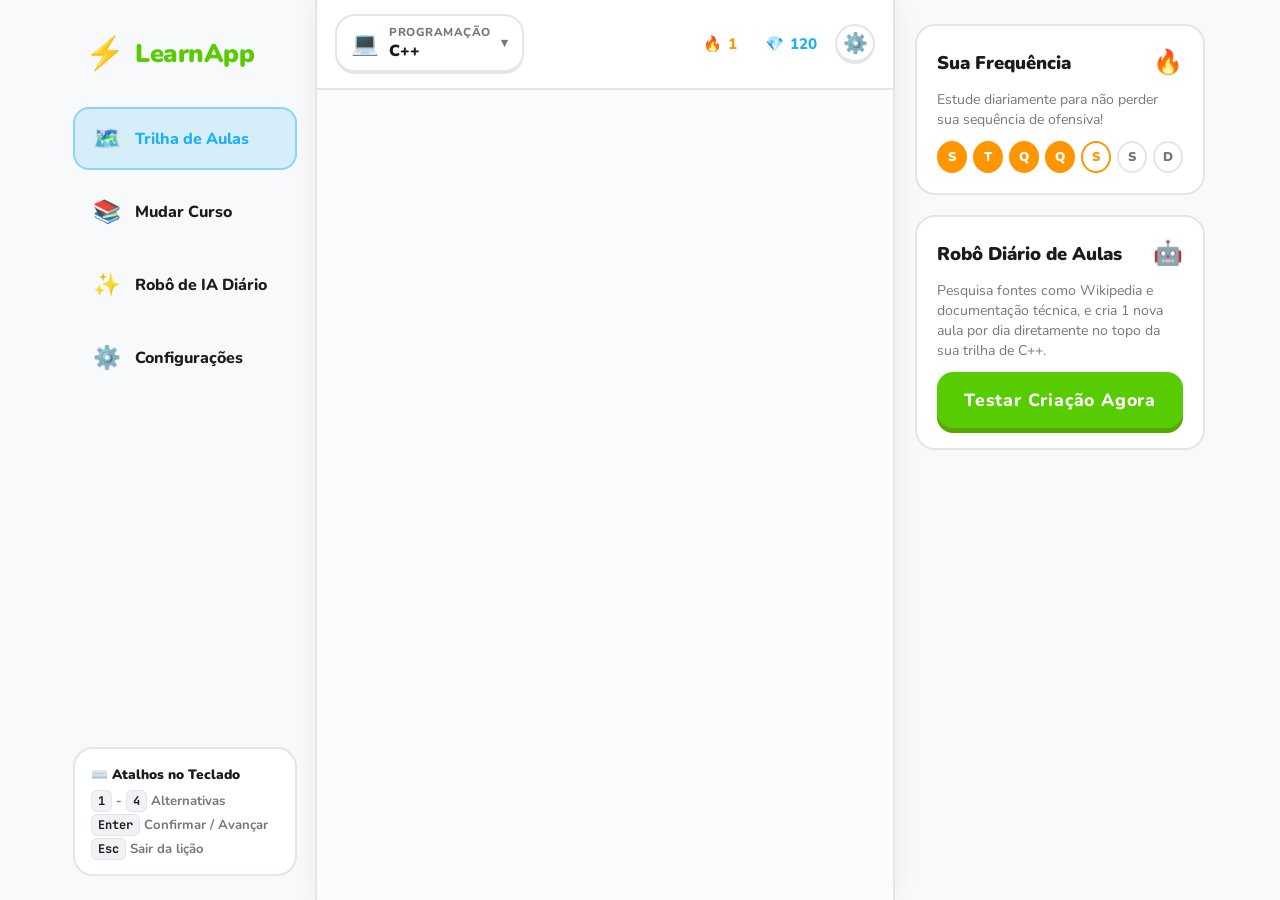
<file: index.html>
<!DOCTYPE html>
<html lang="pt-BR">
<head>
  <meta charset="UTF-8">
  <meta name="viewport" content="width=device-width, initial-scale=1.0, maximum-scale=1.0, user-scalable=no, viewport-fit=cover">
  <meta name="theme-color" content="#58cc02">
  <meta name="apple-mobile-web-app-capable" content="yes">
  <meta name="apple-mobile-web-app-status-bar-style" content="black-translucent">
  <title>LearnApp - Trilha de Aprendizado Diária</title>
  
  <link rel="manifest" href="manifest.json">
  <link rel="stylesheet" href="css/styles.css">
  
  <link rel="preconnect" href="https://fonts.googleapis.com">
  <link rel="preconnect" href="https://fonts.gstatic.com" crossorigin>
  <link href="https://fonts.googleapis.com/css2?family=Nunito:wght@600;700;800;900&family=JetBrains+Mono:wght@500;700&display=swap" rel="stylesheet">
</head>
<body>
  <!-- Container Principal Responsivo (Mobile & Desktop) -->
  <div class="desktop-layout-wrapper">

    <!-- BARRA LATERAL ESQUERDA (DESKTOP) -->
    <aside class="desktop-sidebar-left">
      <div class="brand-logo">
        <span class="logo-icon">⚡</span>
        <span class="logo-text">LearnApp</span>
      </div>

      <nav class="sidebar-nav">
        <button class="nav-item active" id="nav-trail">
          <span class="nav-icon">🗺️</span>
          <span class="nav-label">Trilha de Aulas</span>
        </button>
        <button class="nav-item" id="nav-topics" onclick="window.app && window.app.openTopicModal()">
          <span class="nav-icon">📚</span>
          <span class="nav-label">Mudar Curso</span>
        </button>
        <button class="nav-item" id="nav-ai-bot" onclick="window.app && window.app.openGeneratorModal()">
          <span class="nav-icon">✨</span>
          <span class="nav-label">Robô de IA Diário</span>
        </button>
        <button class="nav-item" id="nav-settings" onclick="window.app && window.app.openSettingsModal()">
          <span class="nav-icon">⚙️</span>
          <span class="nav-label">Configurações</span>
        </button>
      </nav>

      <div class="sidebar-shortcuts-card">
        <div class="shortcuts-title">⌨️ Atalhos no Teclado</div>
        <ul class="shortcuts-list">
          <li><kbd>1</kbd> - <kbd>4</kbd> Alternativas</li>
          <li><kbd>Enter</kbd> Confirmar / Avançar</li>
          <li><kbd>Esc</kbd> Sair da lição</li>
        </ul>
      </div>
    </aside>

    <!-- COLUNA CENTRAL (TRILHA ESTILO DUOLINGO) -->
    <main class="main-content-column">
      
      <!-- Barra Superior (Mobile & Desktop) -->
      <header class="top-nav">
        <div class="topic-selector-btn" id="topic-selector-btn" title="Mudar Tópico de Estudo">
          <span class="topic-icon">💻</span>
          <div class="topic-breadcrumb">
            <span class="topic-category" id="current-category">Programação</span>
            <span class="topic-title" id="current-subtopic">C++</span>
          </div>
          <span class="dropdown-arrow">▾</span>
        </div>

        <div class="user-stats">
          <div class="stat-badge streak-badge" title="Dias seguidos de estudo">
            <span class="stat-icon">🔥</span>
            <span class="stat-value" id="streak-count">1</span>
          </div>
          <div class="stat-badge xp-badge" title="Seus pontos de experiência">
            <span class="stat-icon">💎</span>
            <span class="stat-value" id="xp-count">120</span>
          </div>
          <button class="settings-btn" id="btn-open-settings" title="Abrir Configurações">
            ⚙️
          </button>
        </div>
      </header>

      <!-- Caminho de Aprendizado (Path estilo Duolingo em Zigzag) -->
      <section class="path-container" id="path-container">
        <svg class="path-connector-svg" id="path-svg"></svg>
        <div class="nodes-list" id="nodes-list"></div>
      </section>

      <!-- Navegação Inferior (Apenas Mobile / Android) -->
      <nav class="mobile-bottom-nav">
        <button class="mobile-nav-btn active">
          <span>🗺️</span>
          <small>Trilha</small>
        </button>
        <button class="mobile-nav-btn" onclick="window.app && window.app.openTopicModal()">
          <span>📚</span>
          <small>Cursos</small>
        </button>
        <button class="mobile-nav-btn" onclick="window.app && window.app.openGeneratorModal()">
          <span>✨</span>
          <small>Robô IA</small>
        </button>
        <button class="mobile-nav-btn" onclick="window.app && window.app.openSettingsModal()">
          <span>⚙️</span>
          <small>Ajustes</small>
        </button>
      </nav>
    </main>

    <!-- BARRA LATERAL DIREITA (DESKTOP) -->
    <aside class="desktop-sidebar-right">
      <div class="desktop-card streak-card">
        <div class="card-header-row">
          <h3>Sua Frequência</h3>
          <span style="font-size: 1.5rem;">🔥</span>
        </div>
        <p class="card-desc">Estude diariamente para não perder sua sequência de ofensiva!</p>
        <div class="streak-days-row">
          <div class="day-circle active">S</div>
          <div class="day-circle active">T</div>
          <div class="day-circle active">Q</div>
          <div class="day-circle active">Q</div>
          <div class="day-circle today">S</div>
          <div class="day-circle">S</div>
          <div class="day-circle">D</div>
        </div>
      </div>

      <div class="desktop-card ai-info-card">
        <div class="card-header-row">
          <h3>Robô Diário de Aulas</h3>
          <span style="font-size: 1.5rem;">🤖</span>
        </div>
        <p class="card-desc">
          Pesquisa fontes como Wikipedia e documentação técnica, e cria 1 nova aula por dia diretamente no topo da sua trilha de C++.
        </p>
        <button class="btn-tactile btn-primary btn-sm" onclick="window.app && window.app.openGeneratorModal()">
          Testar Criação Agora
        </button>
      </div>
    </aside>
  </div>

  <!-- MODAIS E COMPONENTES GLOBAIS -->

  <!-- Modal de Configurações -->
  <div class="modal-overlay hidden" id="settings-modal">
    <div class="modal-card settings-card">
      <div class="modal-header">
        <h2>⚙️ Configurações</h2>
        <button class="modal-close-btn" id="close-settings-modal">✕</button>
      </div>
      <div class="modal-body">
        <!-- Modo Escuro / Claro / Sistema -->
        <div class="settings-section">
          <label class="settings-label">Aparência / Modo Escuro</label>
          <p class="settings-hint">Por padrão, o LearnApp detecta automaticamente o modo claro ou escuro configurado no seu celular/sistema.</p>
          <div class="theme-options-grid">
            <button class="theme-option-btn active" data-theme="system" id="theme-btn-system">
              <span class="theme-icon">🌓</span>
              <span class="theme-title">Sistema</span>
              <small class="theme-sub">Automático</small>
            </button>
            <button class="theme-option-btn" data-theme="light" id="theme-btn-light">
              <span class="theme-icon">☀️</span>
              <span class="theme-title">Claro</span>
              <small class="theme-sub">Sempre ativo</small>
            </button>
            <button class="theme-option-btn" data-theme="dark" id="theme-btn-dark">
              <span class="theme-icon">🌙</span>
              <span class="theme-title">Escuro</span>
              <small class="theme-sub">Sempre ativo</small>
            </button>
          </div>
        </div>

        <!-- Opções de Interatividade -->
        <div class="settings-section">
          <label class="settings-label">Sons & Vibração</label>
          
          <div class="settings-toggle-row">
            <div class="toggle-info">
              <strong>Efeitos Sonoros</strong>
              <span>Áudios sintetizados ao acertar ou errar</span>
            </div>
            <label class="switch">
              <input type="checkbox" id="setting-sound" checked>
              <span class="slider"></span>
            </label>
          </div>

          <div class="settings-toggle-row">
            <div class="toggle-info">
              <strong>Vibração Háptica (Android)</strong>
              <span>Resposta tátil ao tocar botões e alternativas</span>
            </div>
            <label class="switch">
              <input type="checkbox" id="setting-vibration" checked>
              <span class="slider"></span>
            </label>
          </div>
        </div>

        <!-- Direção da Trilha -->
        <div class="settings-section">
          <label class="settings-label">Estrutura do Aprendizado</label>
          <div class="direction-info-box">
            <span class="dir-icon">🗺️</span>
            <div>
              <strong>Trilha Contínua (Cima para Baixo)</strong>
              <p>Inicie pelo nó no topo e avance passo a passo destravando novos desafios diários.</p>
            </div>
          </div>
        </div>

        <!-- Dados do Usuário -->
        <div class="settings-section">
          <label class="settings-label">Dados de Aprendizado</label>
          <button class="btn-danger-outline" id="btn-reset-progress">
            🔄 Redefinir Meu Progresso de Estudos
          </button>
        </div>

        <!-- Rodapé do Modal -->
        <div class="settings-footer-info">
          <strong>LearnApp v1.5.0</strong>
          <span>Android Kotlin & Web PWA • Modo Offline Ativo</span>
        </div>
      </div>
    </div>
  </div>

  <!-- Modal Seletor de Tópicos e Subtópicos -->
  <div class="modal-overlay hidden" id="topic-modal">
    <div class="modal-card">
      <div class="modal-header">
        <h2>Selecione o Conteúdo</h2>
        <button class="modal-close-btn" id="close-topic-modal">✕</button>
      </div>
      <div class="modal-body" id="topics-tree-container"></div>
    </div>
  </div>

  <!-- Modal de Execução da Lição (Player Interativo com Botões Grandes) -->
  <div class="lesson-player-overlay hidden" id="lesson-player">
    <div class="player-container">
      <!-- Topo da Lição: Progresso e Fechar -->
      <div class="player-header">
        <button class="player-close-btn" id="close-lesson-btn" title="Sair da lição">✕</button>
        <div class="progress-bar-bg">
          <div class="progress-bar-fill" id="lesson-progress-fill" style="width: 0%;"></div>
        </div>
        <div class="player-hearts" title="Energia">❤️</div>
      </div>

      <!-- Conteúdo do Passo da Lição -->
      <div class="player-body" id="player-step-content"></div>

      <!-- Rodapé da Lição: Feedback e Botão Grande de Avançar -->
      <footer class="player-footer" id="player-footer">
        <div class="feedback-banner hidden" id="feedback-banner">
          <div class="feedback-icon" id="feedback-icon">✓</div>
          <div class="feedback-text">
            <strong id="feedback-title">Excelente!</strong>
            <p id="feedback-message">Explicação da resposta.</p>
          </div>
        </div>
        <button class="btn-tactile btn-continue" id="btn-player-action">CONTINUAR</button>
      </footer>
    </div>
  </div>

  <!-- Modal Simulador da IA Geradora Diária -->
  <div class="modal-overlay hidden" id="generator-modal">
    <div class="modal-card generator-card">
      <div class="modal-header">
        <h2>🤖 Robô de Criação Diária</h2>
        <button class="modal-close-btn" id="close-generator-modal">✕</button>
      </div>
      <div class="modal-body">
        <p class="generator-info">
          Este recurso demonstra como o código no servidor pesquisa novos conteúdos na internet e cria automaticamente o próximo nó no topo do seu caminho de aprendizado!
        </p>
        <div class="generator-status-box" id="generator-status">
          <div class="status-step" id="gen-step-1">🔍 1. Pesquisando novo tópico na internet (C++20/C++23)...</div>
          <div class="status-step" id="gen-step-2">🧠 2. Estruturando aula didática e exercícios com IA...</div>
          <div class="status-step" id="gen-step-3">💾 3. Salvando nova aula no caminho de estudos...</div>
        </div>
        <button class="btn-tactile btn-primary btn-full" id="btn-run-simulation">
          GERAR NOVA AULA DE HOJE
        </button>
      </div>
    </div>
  </div>

  <script src="js/courses.js"></script>
  <script src="js/app.js"></script>
  <script>
    // Registro do Service Worker para Android e Desktop
    if ('serviceWorker' in navigator) {
      window.addEventListener('load', () => {
        navigator.serviceWorker.register('sw.js').catch(() => {});
      });
    }
  </script>
</body>
</html>
</file>
<file: css/styles.css>
:root {
  --color-green: #58cc02;
  --color-green-shadow: #58a700;
  --color-blue: #1cb0f6;
  --color-blue-shadow: #1899d6;
  --color-gold: #ffc800;
  --color-gold-shadow: #e5a400;
  --color-orange: #ff9600;
  --color-orange-shadow: #d87e00;
  --color-red: #ea2b2b;
  --color-red-shadow: #c71b1b;
  --color-purple: #ce82ff;
  --color-purple-shadow: #a855f7;

  /* Cores Semânticas Modo Claro (Padrão) */
  --bg-page: #f7f9fa;
  --bg-surface: #ffffff;
  --bg-surface-elevated: #ffffff;
  --bg-card: #fdfdfd;
  --bg-subtle: #f0f2f5;
  --border-color: #e5e5e5;
  --border-subtle: #eaeaea;
  --text-main: #1b1b1b;
  --text-secondary: #777777;
  --text-muted: #9aa5b8;
  --path-bg: #fbfcfe;
  --path-line: #e5e5e5;
  --modal-overlay: rgba(0, 0, 0, 0.65);
  --modal-bg: #ffffff;
  --code-bg: #1e1e2e;
  --code-text: #cdd6f4;
  --hero-bg: linear-gradient(135deg, #0e1e38 0%, #17325c 100%);
  --nav-bg: rgba(255, 255, 255, 0.96);
  --bottom-nav-bg: #ffffff;
  --card-locked: #e5e5e5;
  --card-locked-shadow: #afafaf;

  --font-main: 'Nunito', -apple-system, BlinkMacSystemFont, 'Segoe UI', Roboto, sans-serif;
  --font-mono: 'JetBrains Mono', monospace;

  --border-radius-pill: 9999px;
  --border-radius-card: 20px;
  --border-radius-btn: 16px;
}

/* ==========================================================================
   Modo Escuro Automático do Celular/Sistema (prefers-color-scheme: dark)
   ========================================================================== */
@media (prefers-color-scheme: dark) {
  :root:not([data-theme="light"]) {
    --bg-page: #0f1115;
    --bg-surface: #181b22;
    --bg-surface-elevated: #1f242d;
    --bg-card: #202530;
    --bg-subtle: #242a36;
    --border-color: #2d3340;
    --border-subtle: #242a36;
    --text-main: #f0f3f6;
    --text-secondary: #9aa5b8;
    --text-muted: #6e798e;
    --path-bg: #12141a;
    --path-line: #2b313f;
    --modal-overlay: rgba(0, 0, 0, 0.82);
    --modal-bg: #191d25;
    --code-bg: #0d1117;
    --code-text: #c9d1d9;
    --hero-bg: linear-gradient(135deg, #080c14 0%, #101726 100%);
    --nav-bg: rgba(24, 27, 34, 0.96);
    --bottom-nav-bg: #181b22;
    --card-locked: #272d3a;
    --card-locked-shadow: #191d26;
  }
}

/* Forçado Manualmente: Modo Escuro */
[data-theme="dark"] {
  --bg-page: #0f1115;
  --bg-surface: #181b22;
  --bg-surface-elevated: #1f242d;
  --bg-card: #202530;
  --bg-subtle: #242a36;
  --border-color: #2d3340;
  --border-subtle: #242a36;
  --text-main: #f0f3f6;
  --text-secondary: #9aa5b8;
  --text-muted: #6e798e;
  --path-bg: #12141a;
  --path-line: #2b313f;
  --modal-overlay: rgba(0, 0, 0, 0.82);
  --modal-bg: #191d25;
  --code-bg: #0d1117;
  --code-text: #c9d1d9;
  --hero-bg: linear-gradient(135deg, #080c14 0%, #101726 100%);
  --nav-bg: rgba(24, 27, 34, 0.96);
  --bottom-nav-bg: #181b22;
  --card-locked: #272d3a;
  --card-locked-shadow: #191d26;
}

/* Forçado Manualmente: Modo Claro */
[data-theme="light"] {
  --bg-page: #f7f9fa;
  --bg-surface: #ffffff;
  --bg-surface-elevated: #ffffff;
  --bg-card: #fdfdfd;
  --bg-subtle: #f0f2f5;
  --border-color: #e5e5e5;
  --border-subtle: #eaeaea;
  --text-main: #1b1b1b;
  --text-secondary: #777777;
  --text-muted: #9aa5b8;
  --path-bg: #fbfcfe;
  --path-line: #e5e5e5;
  --modal-overlay: rgba(0, 0, 0, 0.65);
  --modal-bg: #ffffff;
  --code-bg: #1e1e2e;
  --code-text: #cdd6f4;
  --hero-bg: linear-gradient(135deg, #0e1e38 0%, #17325c 100%);
  --nav-bg: rgba(255, 255, 255, 0.96);
  --bottom-nav-bg: #ffffff;
  --card-locked: #e5e5e5;
  --card-locked-shadow: #afafaf;
}

* {
  box-sizing: border-box;
  margin: 0;
  padding: 0;
  -webkit-tap-highlight-color: transparent;
}

body {
  font-family: var(--font-main);
  background-color: var(--bg-page);
  color: var(--text-main);
  min-height: 100vh;
  overflow-x: hidden;
  transition: background-color 0.25s ease, color 0.25s ease;
}

/* ==========================================================================
   Layout Responsivo: Wrapper Multi-Plataforma (Desktop & Android)
   ========================================================================== */
.desktop-layout-wrapper {
  display: flex;
  justify-content: center;
  width: 100%;
  max-width: 1240px;
  margin: 0 auto;
  min-height: 100vh;
}

/* Coluna Central */
.main-content-column {
  width: 100%;
  max-width: 580px;
  background-color: var(--bg-surface);
  min-height: 100vh;
  display: flex;
  flex-direction: column;
  position: relative;
  box-shadow: 0 0 25px rgba(0,0,0,0.06);
  transition: background-color 0.25s ease;
}

/* ==========================================================================
   Barra Lateral Esquerda (Desktop)
   ========================================================================== */
.desktop-sidebar-left {
  display: none;
  width: 260px;
  padding: 24px 18px;
  flex-direction: column;
  gap: 24px;
  position: sticky;
  top: 0;
  height: 100vh;
}

.brand-logo {
  display: flex;
  align-items: center;
  gap: 10px;
  padding: 8px 12px;
}

.logo-icon {
  font-size: 2rem;
}

.logo-text {
  font-size: 1.6rem;
  font-weight: 900;
  color: var(--color-green);
  letter-spacing: -0.5px;
}

.sidebar-nav {
  display: flex;
  flex-direction: column;
  gap: 10px;
}

.nav-item {
  display: flex;
  align-items: center;
  gap: 14px;
  padding: 14px 18px;
  border-radius: var(--border-radius-btn);
  border: 2px solid transparent;
  background: transparent;
  font-family: var(--font-main);
  font-size: 1rem;
  font-weight: 800;
  color: var(--text-main);
  cursor: pointer;
  transition: all 0.15s ease;
  text-align: left;
}

.nav-item:hover {
  background: var(--bg-subtle);
}

.nav-item.active {
  background: rgba(28, 176, 246, 0.15);
  border-color: rgba(28, 176, 246, 0.4);
  color: var(--color-blue);
}

.nav-icon {
  font-size: 1.4rem;
}

.sidebar-shortcuts-card {
  margin-top: auto;
  background: var(--bg-surface-elevated);
  border: 2px solid var(--border-color);
  border-radius: var(--border-radius-card);
  padding: 16px;
}

.shortcuts-title {
  font-size: 0.85rem;
  font-weight: 900;
  color: var(--text-main);
  margin-bottom: 8px;
}

.shortcuts-list {
  list-style: none;
  display: flex;
  flex-direction: column;
  gap: 6px;
  font-size: 0.82rem;
  color: var(--text-secondary);
  font-weight: 700;
}

.shortcuts-list kbd {
  background: var(--bg-subtle);
  border: 1px solid var(--border-color);
  padding: 2px 6px;
  border-radius: 6px;
  font-family: var(--font-mono);
  font-size: 0.75rem;
  color: var(--text-main);
}

/* ==========================================================================
   Barra Lateral Direita (Desktop)
   ========================================================================== */
.desktop-sidebar-right {
  display: none;
  width: 330px;
  padding: 24px 20px;
  flex-direction: column;
  gap: 20px;
  position: sticky;
  top: 0;
  height: 100vh;
}

.desktop-card {
  background: var(--bg-surface-elevated);
  border: 2px solid var(--border-color);
  border-radius: var(--border-radius-card);
  padding: 20px;
  display: flex;
  flex-direction: column;
  gap: 12px;
}

.card-header-row {
  display: flex;
  justify-content: space-between;
  align-items: center;
}

.card-header-row h3 {
  font-size: 1.15rem;
  font-weight: 900;
  color: var(--text-main);
}

.card-desc {
  font-size: 0.88rem;
  color: var(--text-secondary);
  line-height: 1.4;
}

.streak-days-row {
  display: flex;
  justify-content: space-between;
  gap: 6px;
}

.day-circle {
  width: 32px;
  height: 32px;
  border-radius: 50%;
  border: 2px solid var(--border-color);
  display: flex;
  align-items: center;
  justify-content: center;
  font-size: 0.8rem;
  font-weight: 900;
  color: var(--text-secondary);
}

.day-circle.active {
  background: var(--color-orange);
  border-color: var(--color-orange);
  color: white;
}

.day-circle.today {
  border-color: var(--color-orange);
  color: var(--color-orange);
}

.btn-sm {
  padding: 10px 14px;
  font-size: 0.9rem;
}

/* ==========================================================================
   Barra Superior de Navegação
   ========================================================================== */
.top-nav {
  position: sticky;
  top: 0;
  z-index: 50;
  display: flex;
  justify-content: space-between;
  align-items: center;
  padding: 14px 18px;
  background: var(--nav-bg);
  backdrop-filter: blur(8px);
  border-bottom: 2px solid var(--border-color);
  transition: background-color 0.25s ease, border-color 0.25s ease;
}

.topic-selector-btn {
  display: flex;
  align-items: center;
  gap: 10px;
  padding: 8px 14px;
  border-radius: var(--border-radius-card);
  border: 2px solid var(--border-color);
  border-bottom: 4px solid var(--border-color);
  cursor: pointer;
  background: var(--bg-surface);
  color: var(--text-main);
  transition: all 0.1s ease;
  user-select: none;
}

.topic-selector-btn:hover {
  background: var(--bg-subtle);
}

.topic-selector-btn:active {
  transform: translateY(2px);
  border-bottom-width: 2px;
}

.topic-icon {
  font-size: 1.4rem;
}

.topic-breadcrumb {
  display: flex;
  flex-direction: column;
}

.topic-category {
  font-size: 0.72rem;
  font-weight: 800;
  text-transform: uppercase;
  color: var(--text-secondary);
  letter-spacing: 0.5px;
}

.topic-title {
  font-size: 1rem;
  font-weight: 900;
  color: var(--text-main);
}

.dropdown-arrow {
  color: var(--text-secondary);
  font-size: 0.8rem;
  font-weight: 900;
}

.user-stats {
  display: flex;
  align-items: center;
  gap: 8px;
}

.stat-badge {
  display: flex;
  align-items: center;
  gap: 6px;
  font-size: 0.95rem;
  font-weight: 800;
  padding: 6px 10px;
  border-radius: var(--border-radius-pill);
}

.streak-badge {
  color: var(--color-orange);
}

.xp-badge {
  color: var(--color-blue);
}

.settings-btn {
  display: flex;
  align-items: center;
  justify-content: center;
  width: 40px;
  height: 40px;
  border-radius: var(--border-radius-card);
  border: 2px solid var(--border-color);
  border-bottom: 4px solid var(--border-color);
  background: var(--bg-surface);
  font-size: 1.25rem;
  cursor: pointer;
  transition: all 0.1s ease;
  user-select: none;
}

.settings-btn:hover {
  background: var(--bg-subtle);
}

.settings-btn:active {
  transform: translateY(2px);
  border-bottom-width: 2px;
}

/* ==========================================================================
   Hero / Cabeçalho do Subtópico
   ========================================================================== */
.topic-hero {
  padding: 20px 20px 14px 20px;
  background: var(--hero-bg);
  color: white;
  display: flex;
  flex-direction: column;
  gap: 12px;
}

.hero-tag {
  display: inline-block;
  font-size: 0.72rem;
  font-weight: 900;
  letter-spacing: 1px;
  text-transform: uppercase;
  color: var(--color-gold);
  background: rgba(255, 200, 0, 0.15);
  padding: 4px 10px;
  border-radius: var(--border-radius-pill);
  width: fit-content;
  margin-bottom: 6px;
}

.hero-content h1 {
  font-size: 1.5rem;
  font-weight: 900;
  margin-bottom: 4px;
}

.hero-content p {
  font-size: 0.88rem;
  opacity: 0.85;
  line-height: 1.4;
}

.btn-generator-action {
  align-self: flex-start;
  display: flex;
  align-items: center;
  gap: 8px;
  background: var(--color-gold);
  color: #553c00;
  font-family: var(--font-main);
  font-size: 0.88rem;
  font-weight: 900;
  padding: 8px 16px;
  border-radius: var(--border-radius-pill);
  border: none;
  border-bottom: 3px solid var(--color-gold-shadow);
  cursor: pointer;
  box-shadow: 0 4px 12px rgba(255, 200, 0, 0.3);
  transition: transform 0.1s, border-bottom-width 0.1s;
}

.btn-generator-action:hover {
  filter: brightness(1.05);
}

.btn-generator-action:active {
  transform: translateY(2px);
  border-bottom-width: 1px;
}

.btn-header-action {
  padding: 6px 12px;
  font-size: 0.8rem;
  box-shadow: 0 3px 0 var(--color-gold-shadow);
  border-bottom-width: 2px;
  white-space: nowrap;
}

@media (max-width: 420px) {
  .btn-header-action {
    padding: 6px 8px;
    font-size: 0.75rem;
  }
}

/* ==========================================================================
   Caminho de Aprendizado (Path de Baixo para Cima)
   ========================================================================== */
.path-container {
  flex: 1;
  position: relative;
  padding: 24px 10px 100px 10px;
  display: flex;
  flex-direction: column;
  align-items: center;
  min-height: 600px;
  background: var(--path-bg);
  transition: background-color 0.25s ease;
}

/* ==========================================================================
   Cards de Seções por Grau de Dificuldade (Estilo Duolingo)
   ========================================================================== */
.section-card {
  width: 92%;
  max-width: 500px;
  border-radius: 24px;
  padding: 22px 24px;
  margin: 36px auto 26px auto;
  color: #ffffff;
  display: flex;
  flex-direction: column;
  gap: 8px;
  position: relative;
  z-index: 3;
  box-shadow: 0 10px 25px rgba(0, 0, 0, 0.16);
  user-select: none;
}

.section-card:first-child {
  margin-top: 10px;
}

.section-card.gradient-blue {
  background: linear-gradient(135deg, #0e1e38 0%, #17325c 100%);
}

.section-card.gradient-green {
  background: linear-gradient(135deg, #063c24 0%, #0f766e 100%);
}

.section-card.gradient-purple {
  background: linear-gradient(135deg, #2e1065 0%, #581c87 100%);
}

.section-badge {
  display: inline-block;
  font-size: 0.72rem;
  font-weight: 900;
  letter-spacing: 1px;
  text-transform: uppercase;
  color: var(--color-gold);
  background: rgba(255, 200, 0, 0.18);
  padding: 4px 12px;
  border-radius: var(--border-radius-pill);
  width: fit-content;
}

.section-title {
  font-size: 1.35rem;
  font-weight: 900;
  color: #ffffff;
  line-height: 1.3;
}

.section-desc {
  font-size: 0.88rem;
  opacity: 0.88;
  line-height: 1.45;
  color: #e5e5e5;
}

.path-connector-svg {
  position: absolute;
  top: 0;
  left: 0;
  width: 100%;
  height: 100%;
  pointer-events: none;
  z-index: 1;
}

/* Trilha em Ordem Natural (Cima para Baixo) */
.nodes-list {
  display: flex;
  flex-direction: column; /* Trilha natural de cima para baixo */
  align-items: center;
  gap: 38px;
  width: 100%;
  position: relative;
  z-index: 2;
  padding: 10px 0;
}

/* Estrutura de cada Nó */
.node-wrapper {
  position: relative;
  display: flex;
  flex-direction: column;
  align-items: center;
  transition: transform 0.3s ease;
}

/* Botão Redondo 3D do Nó */
.node-circle-btn {
  width: 80px;
  height: 80px;
  border-radius: 50%;
  border: none;
  cursor: pointer;
  display: flex;
  flex-direction: column;
  align-items: center;
  justify-content: center;
  position: relative;
  transition: transform 0.1s ease, box-shadow 0.1s ease;
  user-select: none;
}

.node-circle-btn .node-icon {
  font-size: 1.85rem;
}

/* Estados do Nó */
.node-wrapper.completed .node-circle-btn {
  background: var(--color-green);
  box-shadow: 0 7px 0 var(--color-green-shadow);
}

.node-wrapper.completed .node-circle-btn:active {
  transform: translateY(4px);
  box-shadow: 0 3px 0 var(--color-green-shadow);
}

.node-wrapper.current .node-circle-btn {
  background: var(--color-blue);
  box-shadow: 0 7px 0 var(--color-blue-shadow);
  animation: pulse-current 2s infinite ease-in-out;
}

.node-wrapper.current .node-circle-btn:active {
  transform: translateY(4px);
  box-shadow: 0 3px 0 var(--color-blue-shadow);
}

.node-wrapper.locked .node-circle-btn {
  background: var(--card-locked);
  box-shadow: 0 7px 0 var(--card-locked-shadow);
  cursor: not-allowed;
  opacity: 0.75;
}

.node-wrapper.daily-ai .node-circle-btn {
  background: var(--color-purple);
  box-shadow: 0 7px 0 var(--color-purple-shadow);
}

.node-wrapper.daily-ai .node-circle-btn:active {
  transform: translateY(4px);
  box-shadow: 0 3px 0 var(--color-purple-shadow);
}

/* Tooltip do Nó Ativo */
.node-tooltip {
  position: absolute;
  top: -46px;
  background: var(--bg-surface);
  color: var(--color-blue);
  font-size: 0.8rem;
  font-weight: 900;
  padding: 6px 14px;
  border-radius: var(--border-radius-pill);
  border: 2px solid var(--border-color);
  box-shadow: 0 4px 10px rgba(0,0,0,0.12);
  white-space: nowrap;
  animation: bounce-tooltip 1s infinite alternate ease-in-out;
  letter-spacing: 0.5px;
}

.node-tooltip::after {
  content: '';
  position: absolute;
  bottom: -6px;
  left: 50%;
  transform: translateX(-50%);
  width: 0;
  height: 0;
  border-left: 6px solid transparent;
  border-right: 6px solid transparent;
  border-top: 6px solid var(--bg-surface);
}

/* Rótulo abaixo do nó */
.node-title-badge {
  margin-top: 10px;
  font-size: 0.82rem;
  font-weight: 800;
  color: var(--text-main);
  background: var(--bg-surface);
  padding: 5px 12px;
  border-radius: 12px;
  border: 1px solid var(--border-color);
  max-width: 170px;
  text-align: center;
  box-shadow: 0 2px 5px rgba(0,0,0,0.06);
}

.node-tag-ia {
  display: inline-block;
  font-size: 0.65rem;
  color: var(--color-purple);
  font-weight: 900;
  margin-right: 4px;
}

@keyframes pulse-current {
  0% { transform: scale(1); }
  50% { transform: scale(1.05); }
  100% { transform: scale(1); }
}

@keyframes bounce-tooltip {
  0% { transform: translateY(0); }
  100% { transform: translateY(-4px); }
}

/* ==========================================================================
   Navegação Inferior Mobile / Android
   ========================================================================== */
.mobile-bottom-nav {
  display: flex;
  position: fixed;
  bottom: 0;
  left: 0;
  right: 0;
  background: var(--bottom-nav-bg);
  border-top: 2px solid var(--border-color);
  padding: 8px 16px;
  padding-bottom: max(8px, env(safe-area-inset-bottom));
  justify-content: space-around;
  z-index: 40;
  transition: background-color 0.25s ease, border-color 0.25s ease;
}

.mobile-nav-btn {
  display: flex;
  flex-direction: column;
  align-items: center;
  gap: 2px;
  background: none;
  border: none;
  cursor: pointer;
  font-family: var(--font-main);
  color: var(--text-secondary);
  font-weight: 800;
}

.mobile-nav-btn span {
  font-size: 1.4rem;
}

.mobile-nav-btn small {
  font-size: 0.72rem;
}

.mobile-nav-btn.active {
  color: var(--color-blue);
}

/* ==========================================================================
   Botões Táteis 3D (Design Duolingo)
   ========================================================================== */
.btn-tactile {
  width: 100%;
  font-family: var(--font-main);
  font-size: 1.1rem;
  font-weight: 800;
  letter-spacing: 0.8px;
  padding: 16px 20px;
  border-radius: var(--border-radius-btn);
  border: none;
  cursor: pointer;
  user-select: none;
  transition: all 0.1s ease;
  display: flex;
  align-items: center;
  justify-content: center;
  gap: 8px;
}

.btn-primary {
  background: var(--color-green);
  color: white;
  box-shadow: 0 5px 0 var(--color-green-shadow);
}

.btn-primary:hover {
  filter: brightness(1.05);
}

.btn-primary:active {
  transform: translateY(3px);
  box-shadow: 0 2px 0 var(--color-green-shadow);
}

.btn-continue {
  background: var(--color-green);
  color: white;
  box-shadow: 0 5px 0 var(--color-green-shadow);
}

.btn-continue:active {
  transform: translateY(3px);
  box-shadow: 0 2px 0 var(--color-green-shadow);
}

/* ==========================================================================
   Modais Genéricos
   ========================================================================== */
.modal-overlay {
  position: fixed;
  top: 0;
  left: 0;
  right: 0;
  bottom: 0;
  background: var(--modal-overlay);
  z-index: 100;
  display: flex;
  align-items: center;
  justify-content: center;
  padding: 20px;
  backdrop-filter: blur(4px);
}

.modal-card {
  width: 100%;
  max-width: 480px;
  background: var(--modal-bg);
  border-radius: 24px;
  overflow: hidden;
  box-shadow: 0 20px 40px rgba(0,0,0,0.3);
  display: flex;
  flex-direction: column;
  max-height: 85vh;
  border: 1px solid var(--border-color);
  transition: background-color 0.25s ease;
}

.modal-header {
  padding: 18px 22px;
  display: flex;
  justify-content: space-between;
  align-items: center;
  border-bottom: 2px solid var(--border-color);
}

.modal-header h2 {
  font-size: 1.25rem;
  font-weight: 900;
  color: var(--text-main);
}

.modal-close-btn {
  background: none;
  border: none;
  font-size: 1.3rem;
  color: var(--text-secondary);
  cursor: pointer;
  padding: 4px 8px;
}

.modal-body {
  padding: 20px;
  overflow-y: auto;
}

/* ==========================================================================
   Tela de Configurações (Aparência, Modo Escuro, Toggles)
   ========================================================================== */
.settings-section {
  margin-bottom: 24px;
}

.settings-label {
  display: block;
  font-size: 0.95rem;
  font-weight: 900;
  color: var(--text-main);
  margin-bottom: 4px;
}

.settings-hint {
  font-size: 0.82rem;
  color: var(--text-secondary);
  margin-bottom: 12px;
  line-height: 1.4;
}

/* Grade de Opções de Tema */
.theme-options-grid {
  display: grid;
  grid-template-columns: repeat(3, 1fr);
  gap: 10px;
}

.theme-option-btn {
  display: flex;
  flex-direction: column;
  align-items: center;
  gap: 4px;
  padding: 14px 10px;
  border-radius: 16px;
  border: 2px solid var(--border-color);
  background: var(--bg-surface);
  color: var(--text-main);
  cursor: pointer;
  font-family: var(--font-main);
  transition: all 0.15s ease;
}

.theme-option-btn:hover {
  background: var(--bg-subtle);
  border-color: var(--color-blue);
}

.theme-option-btn.active {
  border-color: var(--color-green);
  background: rgba(88, 204, 2, 0.12);
  color: var(--text-main);
  border-width: 2px;
}

.theme-icon {
  font-size: 1.6rem;
}

.theme-title {
  font-size: 0.88rem;
  font-weight: 800;
}

.theme-sub {
  font-size: 0.7rem;
  color: var(--text-secondary);
}

/* Linhas de Toggles de Sons e Vibração */
.settings-toggle-row {
  display: flex;
  justify-content: space-between;
  align-items: center;
  padding: 12px 14px;
  background: var(--bg-subtle);
  border: 1px solid var(--border-color);
  border-radius: 16px;
  margin-bottom: 10px;
}

.toggle-info {
  display: flex;
  flex-direction: column;
  gap: 2px;
}

.toggle-info strong {
  font-size: 0.92rem;
  color: var(--text-main);
}

.toggle-info span {
  font-size: 0.78rem;
  color: var(--text-secondary);
}

/* Switch Estilizado */
.switch {
  position: relative;
  display: inline-block;
  width: 48px;
  height: 28px;
}

.switch input {
  opacity: 0;
  width: 0;
  height: 0;
}

.slider {
  position: absolute;
  cursor: pointer;
  top: 0;
  left: 0;
  right: 0;
  bottom: 0;
  background-color: var(--border-color);
  transition: .3s;
  border-radius: 34px;
}

.slider:before {
  position: absolute;
  content: "";
  height: 22px;
  width: 22px;
  left: 3px;
  bottom: 3px;
  background-color: white;
  transition: .3s;
  border-radius: 50%;
  box-shadow: 0 2px 4px rgba(0,0,0,0.2);
}

input:checked + .slider {
  background-color: var(--color-green);
}

input:checked + .slider:before {
  transform: translateX(20px);
}

/* Caixa de Informação de Direção */
.direction-info-box {
  display: flex;
  align-items: flex-start;
  gap: 12px;
  padding: 12px 14px;
  background: var(--bg-subtle);
  border: 1px solid var(--border-color);
  border-radius: 16px;
}

.dir-icon {
  font-size: 1.6rem;
}

.direction-info-box strong {
  font-size: 0.9rem;
  color: var(--text-main);
  display: block;
}

.direction-info-box p {
  font-size: 0.8rem;
  color: var(--text-secondary);
  line-height: 1.4;
  margin-top: 2px;
}

/* Botão de Perigo (Reset de Progresso) */
.btn-danger-outline {
  width: 100%;
  padding: 12px;
  border-radius: var(--border-radius-btn);
  border: 2px dashed var(--color-red);
  background: rgba(234, 43, 43, 0.06);
  color: var(--color-red);
  font-family: var(--font-main);
  font-size: 0.9rem;
  font-weight: 800;
  cursor: pointer;
  transition: all 0.15s ease;
}

.btn-danger-outline:hover {
  background: rgba(234, 43, 43, 0.12);
}

.settings-footer-info {
  margin-top: 10px;
  text-align: center;
  display: flex;
  flex-direction: column;
  gap: 2px;
  font-size: 0.78rem;
  color: var(--text-muted);
}

/* Árvore de Tópicos e Subtópicos */
.category-group {
  margin-bottom: 20px;
}

.category-name {
  font-size: 0.8rem;
  font-weight: 900;
  text-transform: uppercase;
  color: var(--text-secondary);
  margin-bottom: 8px;
  padding-left: 4px;
  letter-spacing: 0.5px;
}

.subtopic-item {
  display: flex;
  align-items: center;
  justify-content: space-between;
  padding: 14px 18px;
  background: var(--bg-subtle);
  border: 2px solid var(--border-color);
  border-radius: 16px;
  margin-bottom: 10px;
  cursor: pointer;
  transition: all 0.15s ease;
}

.subtopic-item:hover {
  border-color: var(--color-blue);
}

.subtopic-item.active {
  border-color: var(--color-green);
  background: rgba(88, 204, 2, 0.1);
  border-width: 2px;
}

.subtopic-left {
  display: flex;
  align-items: center;
  gap: 12px;
}

.subtopic-icon {
  font-size: 1.5rem;
}

.subtopic-title-text {
  font-size: 1.05rem;
  font-weight: 800;
  color: var(--text-main);
}

.subtopic-lessons-count {
  font-size: 0.78rem;
  color: var(--text-secondary);
  font-weight: 700;
}

/* ==========================================================================
   Player de Lição (Tela Cheia / Foco com Botões Gigantes)
   ========================================================================== */
.lesson-player-overlay {
  position: fixed;
  top: 0;
  left: 0;
  right: 0;
  bottom: 0;
  background: var(--modal-overlay);
  z-index: 200;
  display: flex;
  align-items: center;
  justify-content: center;
}

.player-container {
  width: 100%;
  max-width: 600px;
  height: 100%;
  display: flex;
  flex-direction: column;
  background: var(--bg-surface);
  color: var(--text-main);
}

.player-header {
  padding: 16px 22px;
  display: flex;
  align-items: center;
  gap: 16px;
}

.player-close-btn {
  background: none;
  border: none;
  font-size: 1.4rem;
  color: var(--text-secondary);
  cursor: pointer;
}

.progress-bar-bg {
  flex: 1;
  height: 14px;
  background: var(--border-color);
  border-radius: var(--border-radius-pill);
  overflow: hidden;
}

.progress-bar-fill {
  height: 100%;
  background: var(--color-green);
  border-radius: var(--border-radius-pill);
  transition: width 0.3s ease;
}

.player-hearts {
  font-size: 1.2rem;
}

.player-body {
  flex: 1;
  padding: 24px 24px;
  overflow-y: auto;
  display: flex;
  flex-direction: column;
}

/* Estilos de Conteúdo da Lição */
.step-heading {
  font-size: 1.55rem;
  font-weight: 900;
  color: var(--text-main);
  margin-bottom: 18px;
  line-height: 1.3;
}

.step-card {
  background: var(--bg-card);
  border: 2px solid var(--border-color);
  border-radius: 20px;
  padding: 20px;
  margin-bottom: 20px;
  line-height: 1.6;
  font-size: 1.1rem;
  color: var(--text-main);
}

.step-keypoint {
  background: rgba(255, 200, 0, 0.12);
  border: 2px solid rgba(255, 200, 0, 0.4);
  border-radius: 20px;
  padding: 18px 20px;
  margin-bottom: 20px;
  display: flex;
  align-items: flex-start;
  gap: 14px;
}

.step-keypoint .keypoint-icon {
  font-size: 1.6rem;
}

.step-keypoint .keypoint-text {
  font-size: 1rem;
  font-weight: 700;
  color: var(--text-main);
  line-height: 1.5;
}

/* Bloco de Código C++ */
.code-block {
  background: var(--code-bg);
  color: var(--code-text);
  font-family: var(--font-mono);
  font-size: 0.95rem;
  padding: 16px;
  border-radius: 14px;
  margin: 14px 0;
  overflow-x: auto;
  border-left: 4px solid var(--color-blue);
  line-height: 1.5;
}

/* ==========================================================================
   Passo: Desafio de Código Interativo (Code Challenge)
   ========================================================================== */
.code-challenge-container {
  display: flex;
  flex-direction: column;
  gap: 12px;
  width: 100%;
}

.mission-banner {
  background: linear-gradient(135deg, rgba(28, 176, 246, 0.12) 0%, rgba(88, 204, 2, 0.12) 100%);
  border: 2px solid var(--color-blue);
  border-radius: 18px;
  padding: 14px 18px;
  display: flex;
  align-items: flex-start;
  gap: 12px;
}

.mission-icon {
  font-size: 1.6rem;
  line-height: 1;
}

.mission-text {
  font-size: 0.96rem;
  line-height: 1.45;
  color: var(--text-main);
}

.mission-text strong {
  color: var(--color-blue);
  display: block;
  margin-bottom: 2px;
}

/* Caixa do Editor de Código */
.code-editor-box {
  background: #181c24;
  border: 2px solid #2b3240;
  border-radius: 18px;
  overflow: hidden;
  box-shadow: 0 8px 24px rgba(0, 0, 0, 0.3);
  display: flex;
  flex-direction: column;
}

.editor-window-bar {
  background: #13161c;
  padding: 10px 14px;
  display: flex;
  align-items: center;
  justify-content: space-between;
  border-bottom: 1px solid #252b36;
}

.editor-dots {
  display: flex;
  gap: 6px;
}

.editor-dot {
  width: 10px;
  height: 10px;
  border-radius: 50%;
}

.editor-dot.red { background: #ff5f56; }
.editor-dot.yellow { background: #ffbd2e; }
.editor-dot.green { background: #27c93f; }

.editor-filename {
  font-family: var(--font-mono);
  font-size: 0.8rem;
  font-weight: 700;
  color: #8b949e;
}

.code-prefix, .code-suffix {
  font-family: var(--font-mono);
  font-size: 0.88rem;
  color: #798394;
  padding: 10px 16px;
  background: #181c24;
  white-space: pre-wrap;
  user-select: none;
  line-height: 1.45;
}

.code-prefix {
  padding-bottom: 2px;
}

.code-suffix {
  padding-top: 2px;
}

.code-editor-input {
  width: 100%;
  font-family: var(--font-mono);
  font-size: 1rem;
  line-height: 1.5;
  color: #4ade80;
  background: #0f1217;
  border: none;
  outline: none;
  padding: 12px 16px;
  resize: vertical;
  min-height: 80px;
  border-top: 1px dashed #2d3648;
  border-bottom: 1px dashed #2d3648;
  caret-color: #ffffff;
}

.code-editor-input::placeholder {
  color: #475569;
  font-style: italic;
}

/* Barra de Símbolos Rápidos (Chips Táteis) para Mobile / Android */
.quick-chips-wrapper {
  display: flex;
  flex-direction: column;
  gap: 6px;
  margin-top: 4px;
}

.quick-chips-label {
  font-size: 0.75rem;
  font-weight: 800;
  text-transform: uppercase;
  color: var(--text-secondary);
  letter-spacing: 0.5px;
}

.quick-chips-scroll {
  display: flex;
  gap: 8px;
  overflow-x: auto;
  padding-bottom: 4px;
  -webkit-overflow-scrolling: touch;
}

.chip-btn {
  background: var(--bg-card);
  border: 2px solid var(--border-color);
  border-bottom: 3px solid var(--border-color);
  border-radius: 12px;
  padding: 8px 12px;
  font-family: var(--font-mono);
  font-size: 0.86rem;
  font-weight: 700;
  color: var(--text-main);
  white-space: nowrap;
  cursor: pointer;
  transition: all 0.1s ease;
  user-select: none;
}

.chip-btn:hover {
  background: var(--bg-subtle);
  border-color: var(--color-blue);
  color: var(--color-blue);
}

.chip-btn:active {
  transform: translateY(2px);
  border-bottom-width: 1px;
}

/* Console Terminal Simulado */
.terminal-simulator {
  background: #090b0e;
  border: 2px solid #1f242d;
  border-radius: 16px;
  margin-top: 6px;
  overflow: hidden;
  font-family: var(--font-mono);
}

.terminal-header {
  background: #14171d;
  padding: 6px 14px;
  display: flex;
  align-items: center;
  justify-content: space-between;
  border-bottom: 1px solid #1f242d;
}

.term-title {
  font-size: 0.75rem;
  color: #64748b;
  font-weight: 700;
}

.term-output {
  padding: 12px 16px;
  font-size: 0.86rem;
  line-height: 1.5;
  color: #94a3b8;
  white-space: pre-wrap;
  margin: 0;
  max-height: 140px;
  overflow-y: auto;
}

.term-output.success {
  color: #38ef7d;
}

.term-output.error {
  color: #ff6b6b;
}

/* Botões Gigantes de Alternativas (Quiz) */
.quiz-options-list {
  display: flex;
  flex-direction: column;
  gap: 14px;
  margin-top: 10px;
}

.btn-quiz-option {
  width: 100%;
  font-family: var(--font-main);
  text-align: left;
  background: var(--bg-surface);
  border: 2px solid var(--border-color);
  border-bottom: 4px solid var(--border-color);
  border-radius: var(--border-radius-btn);
  padding: 18px 22px;
  font-size: 1.15rem;
  font-weight: 800;
  color: var(--text-main);
  cursor: pointer;
  transition: all 0.1s ease;
  display: flex;
  align-items: center;
  gap: 14px;
  user-select: none;
}

.btn-quiz-option:hover {
  background: var(--bg-subtle);
  border-color: var(--color-blue);
}

.btn-quiz-option:active {
  transform: translateY(2px);
  border-bottom-width: 2px;
}

.btn-quiz-option.selected {
  border-color: var(--color-blue);
  border-bottom-color: var(--color-blue-shadow);
  background: rgba(28, 176, 246, 0.15);
  color: var(--color-blue);
}

.option-badge {
  width: 34px;
  height: 34px;
  border-radius: 8px;
  border: 2px solid var(--border-color);
  display: flex;
  align-items: center;
  justify-content: center;
  font-size: 0.95rem;
  font-weight: 900;
  color: var(--text-secondary);
}

.btn-quiz-option.selected .option-badge {
  border-color: var(--color-blue);
  background: var(--color-blue);
  color: white;
}

/* Rodapé do Player (Área de Feedback) */
.player-footer {
  padding: 18px 24px;
  border-top: 2px solid var(--border-color);
  display: flex;
  flex-direction: column;
  gap: 14px;
  background: var(--bg-surface);
}

.feedback-banner {
  padding: 16px 20px;
  border-radius: 16px;
  display: flex;
  align-items: center;
  gap: 14px;
}

.feedback-banner.correct {
  background: rgba(88, 204, 2, 0.2);
  color: #27ae60;
}

.feedback-banner.wrong {
  background: rgba(234, 43, 43, 0.2);
  color: #e74c3c;
}

.feedback-icon {
  font-size: 2rem;
  font-weight: 900;
}

.feedback-text strong {
  display: block;
  font-size: 1.15rem;
  margin-bottom: 2px;
}

.feedback-text p {
  font-size: 0.95rem;
}

/* Tela de Vitória / Lição Concluída */
.victory-screen {
  text-align: center;
  padding: 40px 20px;
  display: flex;
  flex-direction: column;
  align-items: center;
  gap: 16px;
}

.victory-trophy {
  font-size: 5rem;
  animation: bounce-tooltip 0.8s infinite alternate ease-in-out;
}

.victory-title {
  font-size: 2.2rem;
  font-weight: 900;
  color: var(--color-green);
}

.victory-stats {
  display: flex;
  gap: 20px;
  margin-top: 10px;
}

.v-stat-card {
  background: var(--bg-card);
  border: 2px solid var(--border-color);
  padding: 16px 28px;
  border-radius: 16px;
}

.v-stat-val {
  font-size: 1.6rem;
  font-weight: 900;
  color: var(--color-gold);
}

.v-stat-lbl {
  font-size: 0.8rem;
  font-weight: 800;
  color: var(--text-secondary);
}

/* Modal Gerador IA */
.generator-card {
  max-width: 480px;
}

.generator-info {
  font-size: 0.95rem;
  line-height: 1.5;
  color: var(--text-secondary);
  margin-bottom: 16px;
}

.generator-status-box {
  background: #181c24;
  color: #8be9fd;
  font-family: var(--font-mono);
  font-size: 0.85rem;
  padding: 16px;
  border-radius: 14px;
  margin-bottom: 20px;
  display: flex;
  flex-direction: column;
  gap: 8px;
}

.status-step {
  opacity: 0.4;
  transition: opacity 0.3s;
}

.status-step.active {
  opacity: 1;
  color: #50fa7b;
  font-weight: bold;
}

/* Helpers */
.hidden {
  display: none !important;
}

/* ==========================================================================
   MEDIA QUERIES: ADAPTAÇÃO DESKTOP (Telas >= 1024px)
   ========================================================================== */
@media (min-width: 1024px) {
  .desktop-sidebar-left {
    display: flex;
  }

  .desktop-sidebar-right {
    display: flex;
  }

  .main-content-column {
    border-left: 2px solid var(--border-color);
    border-right: 2px solid var(--border-color);
  }

  .mobile-bottom-nav {
    display: none;
  }

  .path-container {
    padding-bottom: 40px;
  }

  .player-container {
    height: 92vh;
    border-radius: 28px;
    box-shadow: 0 20px 60px rgba(0,0,0,0.3);
    overflow: hidden;
  }
}
</file>
